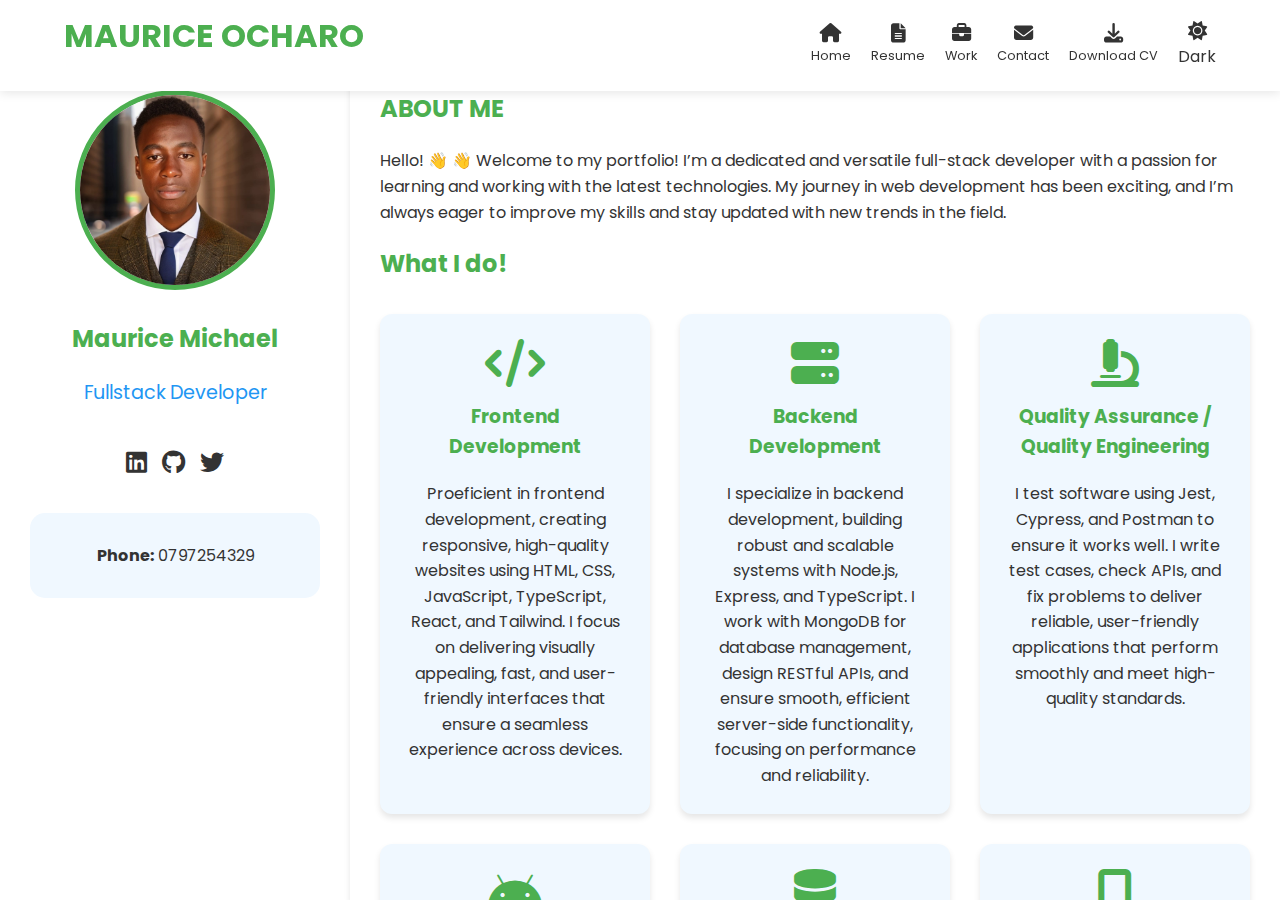
<file: index.html>
<!DOCTYPE html>
<html lang="en">
<head>
    <meta charset="UTF-8">
    <meta name="viewport" content="width=device-width, initial-scale=1.0">
    <title>Maurice Ocharo - Portfolio</title>
    <link rel="stylesheet" href="home.css">
    <link rel="stylesheet" href="https://cdnjs.cloudflare.com/ajax/libs/font-awesome/6.4.0/css/all.min.css">
    <link href="https://fonts.googleapis.com/css2?family=Poppins:wght@300;400;600;700&display=swap" rel="stylesheet">
</head>
<body>
    <header class="intro">
        <h1>MAURICE OCHARO</h1>
        <nav class="icons">
            <a href="./index.html" class="nav-item">
                <i class="fas fa-home"></i>
                <span>Home</span>
            </a>
            <a href="./resume.html" class="nav-item">
                <i class="fas fa-file-alt"></i>
                <span>Resume</span>
            </a>
            <a href="./work.html" class="nav-item">
                <i class="fas fa-briefcase"></i>
                <span>Work</span>
            </a>
            <a href="./contact.html" class="nav-item">
                <i class="fas fa-envelope"></i>
                <span>Contact</span>
            </a>
            <a href="documents/MAURICE MICHAEL OCHARO RESUME.pdf" download="Resume.pdf" class="nav-item">
                <i class="fas fa-download"></i>
                <span>Download CV</span>
            </a>
            <button id="darkModeToggle" class="nav-item">
                <i class="fas fa-sun"></i>
                <span>Dark</span>
            </button>
        </nav>
    </header>

    <main class="main-container">
        <aside class="container-one">
            <img src="./images/profile.jpg" alt="Maurice Michael">
            <h2>Maurice Michael</h2>
            <p class="job-title">Fullstack Developer</p>
            <div class="container-one-socials">
                <a href="https://www.linkedin.com/in/micheal-ocharo-188128241/"><i class="fab fa-linkedin"></i></a>
                <a href="https://github.com/ocharoh1"><i class="fab fa-github"></i></a>
                <a href="https://x.com/MichealOcharo"><i class="fab fa-twitter"></i></a>
            </div>
            <div class="details">
                <p><strong>Phone:</strong> 0797254329</p>
                

            </div>
        </aside>

        <section class="container-two">
            <div class="about-me">
                <h2>ABOUT ME</h2>
                <p>Hello! 👋 👋 Welcome to my portfolio! I’m a dedicated and versatile full-stack developer with a passion for learning and working with the latest technologies. My journey in web development has been exciting, and I’m always eager to improve my skills and stay updated with new trends in the field.</p>
            </div>

            <h2>What I do!</h2>

            <div class="what-i-do">
                <div class="skill-card">
                    <i class="fas fa-code"></i>
                    <h3>Frontend Development</h3>
                    <p>Proeficient in frontend development, creating responsive, high-quality websites using HTML, CSS, JavaScript, TypeScript, React, and Tailwind. I focus on delivering visually appealing, fast, and user-friendly interfaces that ensure a seamless experience across devices.</p>
                </div>

                <div class="skill-card">
                    <i class="fas fa-server"></i>
                    <h3>Backend Development</h3>
                    <p>I specialize in backend development, building robust and scalable systems with Node.js, Express, and TypeScript. I work with MongoDB for database management, design RESTful APIs, and ensure smooth, efficient server-side functionality, focusing on performance and reliability.</p>
                </div>

                <div class="skill-card">
                    <i class="fas fa-microscope"></i>
                    <h3>Quality Assurance / Quality Engineering</h3>
                    <p>I test software using Jest, Cypress, and Postman to ensure it works well. I write test cases, check APIs, and fix problems to deliver reliable, user-friendly applications that perform smoothly and meet high-quality standards.</p>
                </div>
              
                <div class="skill-card">
                    <i class="fa-brands fa-android"></i>
                    <h3>Android Development</h3>
                    <p>Proeficient in Android development, building dynamic and user-friendly applications using Java. I'm skilled in designing interfaces with XML and ensuring seamless functionality across devices. My focus is on creating efficient, high-performance apps that deliver excellent user experiences.</p>
                </div>


                <div class="skill-card">
                    <i class="fas fa-database"></i>
                    <h3>Database Management</h3>
                    <p>Proficient in both SQL and NoSQL databases, I design and optimize database structures to ensure efficient data storage and retrieval. I work with MySQL, PostgreSQL, MongoDB, and more to suit various project needs.</p>
                </div>

                <div class="skill-card">
                    <i class="fas fa-mobile-alt"></i>
                    <h3>Machine Learning</h3>
                    <p>I have strong knowledge in machine learning, working with tools like TensorFlow, scikit-learn, and TensorFlow Lite. I build and deploy models for predictive analytics, data processing, and classification tasks, focusing on creating efficient, scalable solutions for real-world problems.</p>
                </div>
            </div>

            
        </section>
    </main>
    <script src="./script.js"></script>
</body>
</html>
</file>
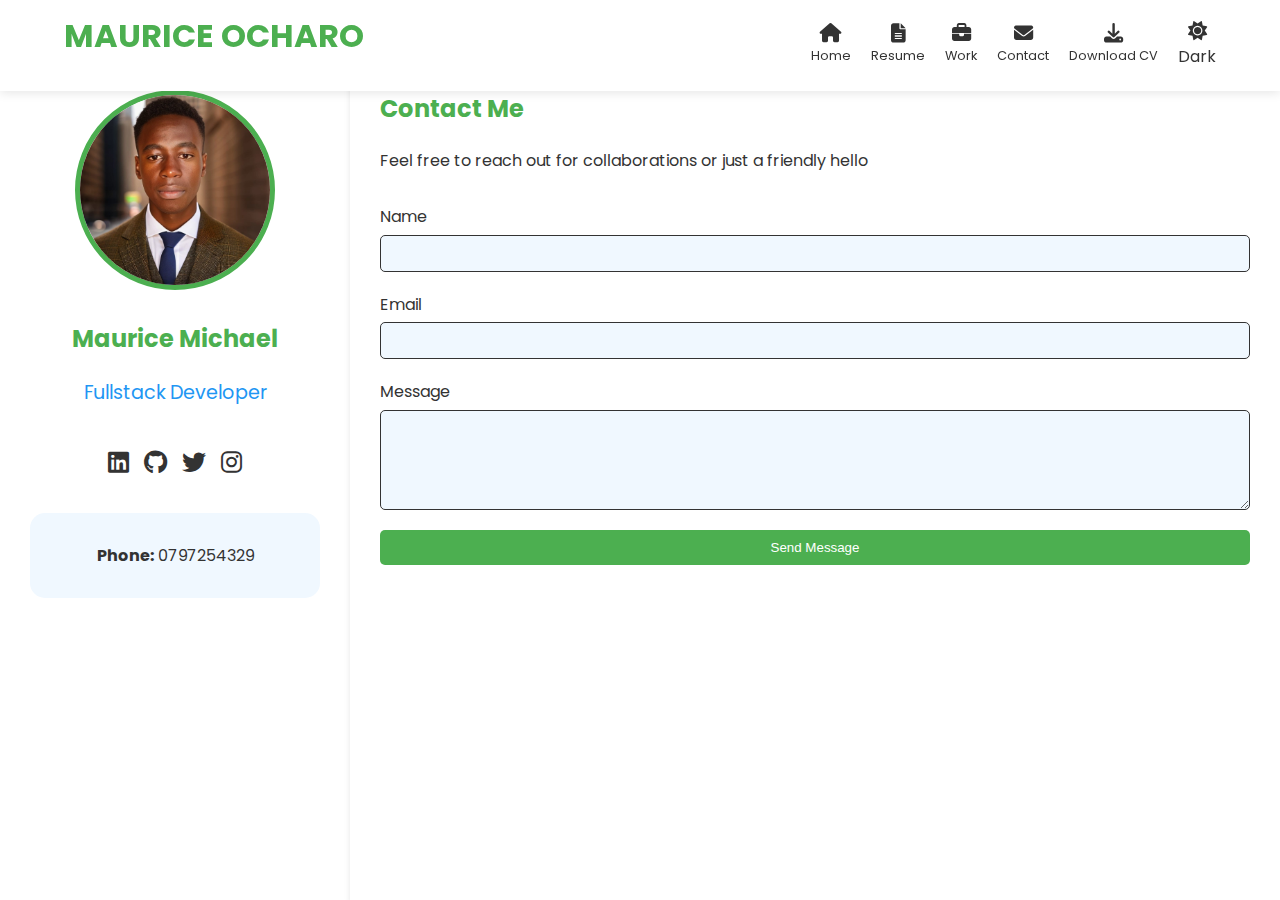
<file: contact.html>
<!DOCTYPE html>
<html lang="en">
<head>
    <meta charset="UTF-8">
    <meta name="viewport" content="width=device-width, initial-scale=1.0">
    <title>Contact - Maurice Ocharo</title>
    <link rel="stylesheet" href="contact.css">
    <link rel="stylesheet" href="https://cdnjs.cloudflare.com/ajax/libs/font-awesome/6.4.0/css/all.min.css">
    <link href="https://fonts.googleapis.com/css2?family=Poppins:wght@300;400;600;700&display=swap" rel="stylesheet">
</head>
<body>
    <header class="intro">
        <h1>MAURICE OCHARO</h1>
        <nav class="icons">
            <a href="./index.html" class="nav-item">
                <i class="fas fa-home"></i>
                <span>Home</span>
            </a>
            <a href="./resume.html" class="nav-item">
                <i class="fas fa-file-alt"></i>
                <span>Resume</span>
            </a>
            <a href="./work.html" class="nav-item">
                <i class="fas fa-briefcase"></i>
                <span>Work</span>
            </a>
            <a href="./contact.html" class="nav-item">
                <i class="fas fa-envelope"></i>
                <span>Contact</span>
            </a>
            <a href="path/to/your/document.pdf" download="Resume.pdf" class="nav-item">
                <i class="fas fa-download"></i>
                <span>Download CV</span>
            </a>
            <button id="darkModeToggle" class="nav-item">
                <i class="fas fa-sun"></i>
                <span>Dark</span>
            </button>
        </nav>
    </header>

    <main class="main-container">
        <aside class="container-one">
            <img src="./images/profile.jpg" alt="Maurice Michael">
            <h2>Maurice Michael</h2>
            <p class="job-title">Fullstack Developer</p>
            <div class="container-one-socials">
                <a href="#"><i class="fab fa-linkedin"></i></a>
                <a href="#"><i class="fab fa-github"></i></a>
                <a href="#"><i class="fab fa-twitter"></i></a>
                <a href="#"><i class="fab fa-instagram"></i></a>
            </div>
            <div class="details">
                <p><strong>Phone:</strong> 0797254329</p>
            </div>
        </aside>

        <section class="container-two">
            <h2>Contact Me</h2>
            <p>Feel free to reach out for collaborations or just a friendly hello</p>
            <form id="contact-form">
                <div class="form-group">
                    <label for="name">Name</label>
                    <input type="text" id="name" name="name" required>
                </div>
                <div class="form-group">
                    <label for="email">Email</label>
                    <input type="email" id="email" name="email" required>
                </div>
                <div class="form-group">
                    <label for="message">Message</label>
                    <textarea id="message" name="message" required></textarea>
                </div>
                <button type="submit">Send Message</button>
            </form>
            <div id="status-message"></div>
        </section>
    </main>

    <script src="contact.js"></script>
</body>
</html>
</file>
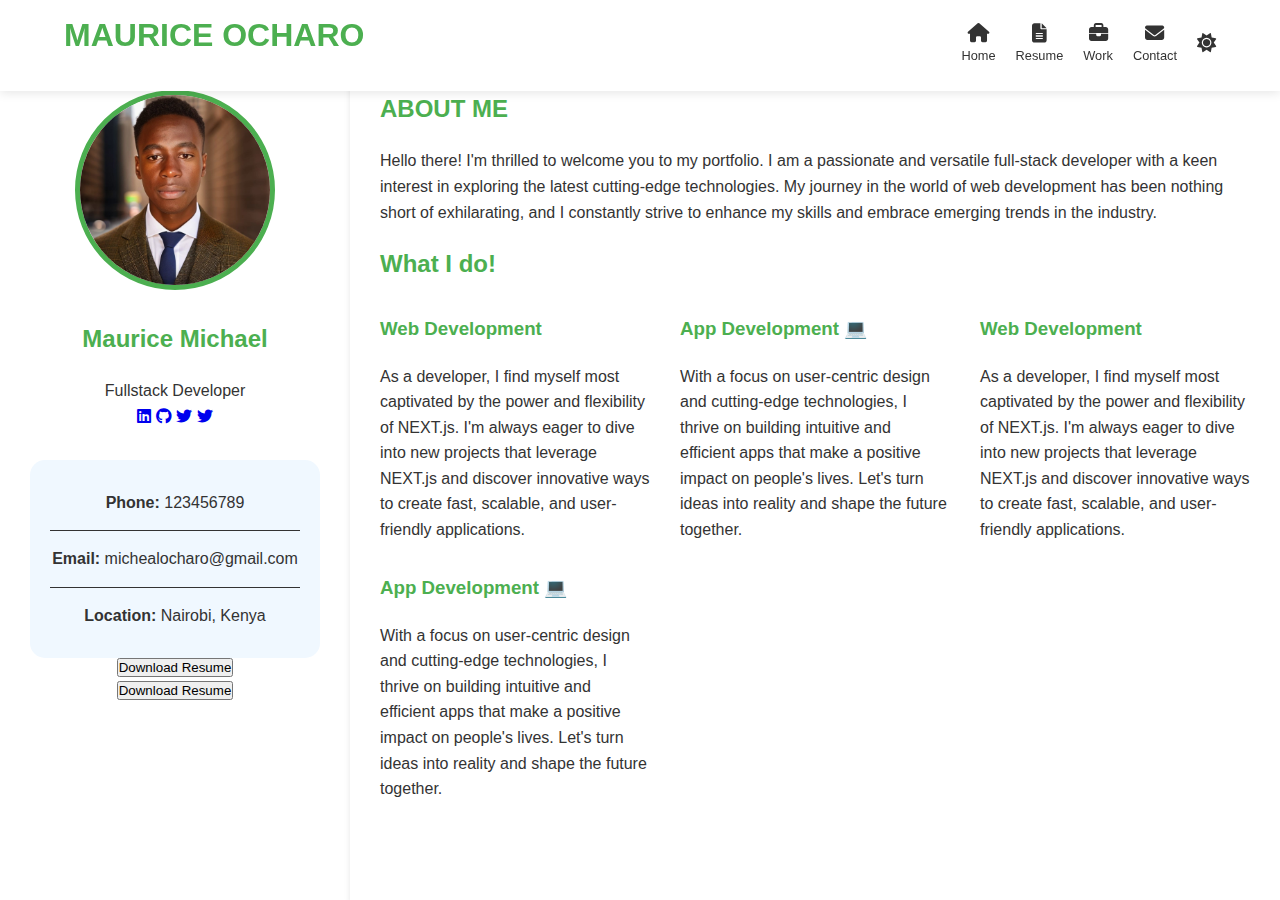
<file: home.html>
<!DOCTYPE html>
<html lang="en">
<head>
    <meta charset="UTF-8">
    <meta name="viewport" content="width=device-width, initial-scale=1.0">
    <title>Maurice Ocharo - Portfolio</title>
    <link rel="stylesheet" href="home.css">
    <link rel="stylesheet" href="https://cdnjs.cloudflare.com/ajax/libs/font-awesome/6.4.0/css/all.min.css">
    <link href="https://fonts.googleapis.com/css2?family=Roboto:wght@300;400;700&display=swap" rel="stylesheet">
</head>
<body>
    <header class="intro">
        <h1>MAURICE OCHARO</h1>
        <nav class="icons">
            <a href="./home.html" class="nav-item">
                <i class="fas fa-home"></i>
                <span>Home</span>
            </a>
            <a href="./resume.html" class="nav-item">
                <i class="fas fa-file-alt"></i>
                <span>Resume</span>
            </a>
            <a href="./work.html" class="nav-item">
                <i class="fas fa-briefcase"></i>
                <span>Work</span>
            </a>
            <a href="./contact.html" class="nav-item">
                <i class="fas fa-envelope"></i>
                <span>Contact</span>
            </a>
            <button id="darkModeToggle" class="nav-item">
                <i class="fas fa-sun"></i>
                <span></span>
            </button>
        </nav>
    </header>

    <main class="main-container">

        <aside class="container-one">
            <img src="./images/profile.jpg" alt="Maurice Michael">
            <h2>Maurice Michael</h2>
            <p>Fullstack Developer</p>
            <div class="container0ne-socials">
                <a href="#"><i class="fab fa-linkedin"></i></a>
                <a href="#"><i class="fab fa-github"></i></a>
                <a href="#"><i class="fab fa-twitter"></i></a>
                <a href="#"><i class="fab fa-twitter"></i></a>

            </div>
            <div class="details">
                <p><strong>Phone:</strong> 123456789</p>
                <hr>
                <p><strong>Email:</strong> michealocharo@gmail.com</p>
                <hr>
                <p><strong>Location:</strong> Nairobi, Kenya</p>
            </div>
            <button>Download Resume</button>

            <a href="path/to/your/document.pdf" download="Resume.pdf">
                <button>Download Resume</button>
              </a>
              
        </aside>

        <section class="container-two">
            <div class="about-me">
                <h2>ABOUT ME</h2>
                <p>Hello there! I'm thrilled to welcome you to my portfolio. I am a passionate and versatile full-stack developer with a keen interest in exploring the latest cutting-edge technologies. My journey in the world of web development has been nothing short of exhilarating, and I constantly strive to enhance my skills and embrace emerging trends in the industry.</p>
            </div>

            <h2>What I do!</h2>

            <div class="what-i-do">
                <div class="web-development">
                    <h3>Web Development</h3>
                    <p>As a developer, I find myself most captivated by the power and flexibility of NEXT.js. I'm always eager to dive into new projects that leverage NEXT.js and discover innovative ways to create fast, scalable, and user-friendly applications.</p>
                </div>

                <div class="app-development">
                    <h3>App Development 💻</h3>
                    <p>With a focus on user-centric design and cutting-edge technologies, I thrive on building intuitive and efficient apps that make a positive impact on people's lives. Let's turn ideas into reality and shape the future together.</p>
                </div>

                <!-- sec two of what i do -->
                <div class="web-development">
                    <h3>Web Development</h3>
                    <p>As a developer, I find myself most captivated by the power and flexibility of NEXT.js. I'm always eager to dive into new projects that leverage NEXT.js and discover innovative ways to create fast, scalable, and user-friendly applications.</p>
                </div>

                <div class="app-development">
                    <h3>App Development 💻</h3>
                    <p>With a focus on user-centric design and cutting-edge technologies, I thrive on building intuitive and efficient apps that make a positive impact on people's lives. Let's turn ideas into reality and shape the future together.</p>
                </div>
            </div>
        </section>
    </main>
    <script src="./script.js" ></script>
</body>
</html>
</file>
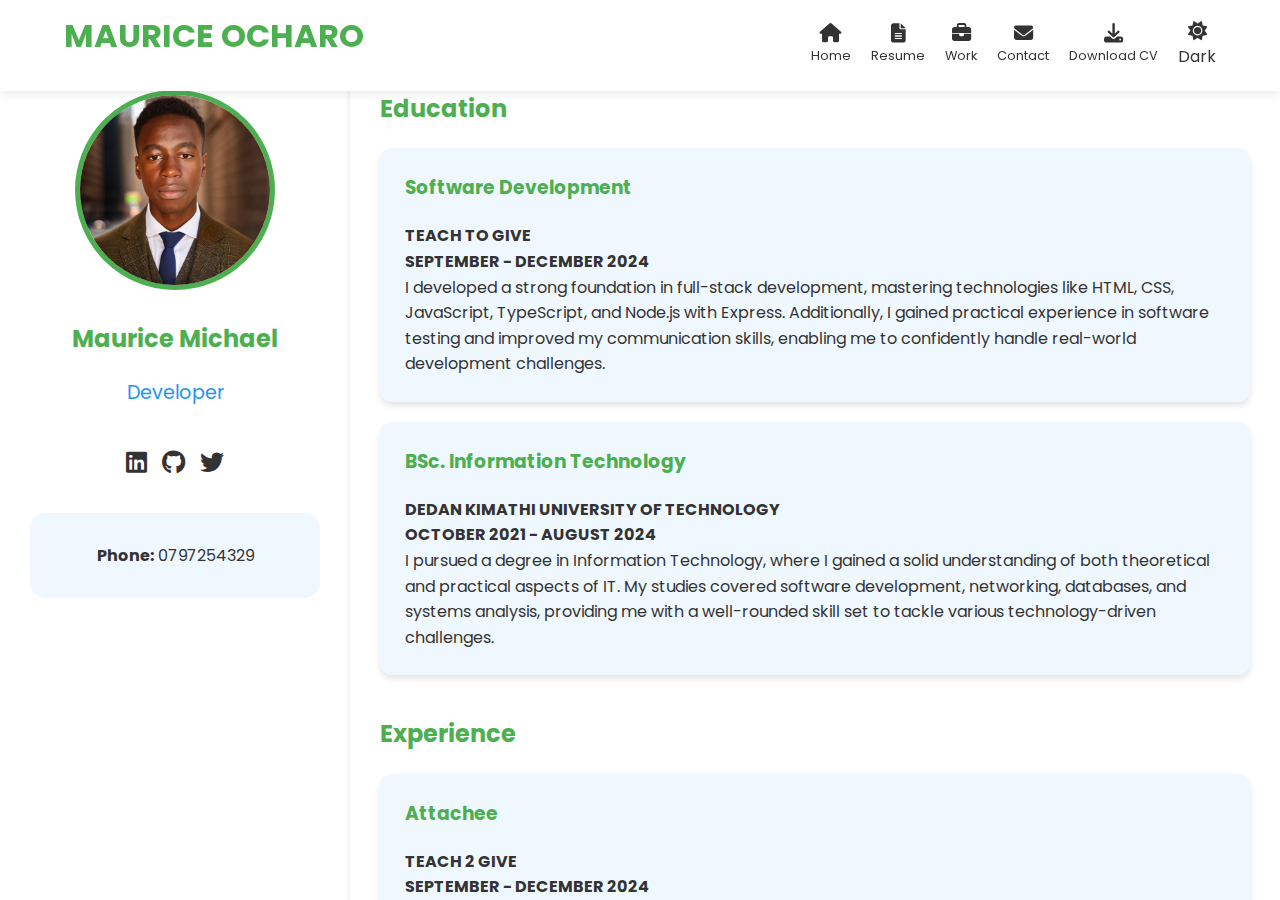
<file: resume.html>
<!DOCTYPE html>
<html lang="en">
<head>
    <meta charset="UTF-8">
    <meta name="viewport" content="width=device-width, initial-scale=1.0">
    <title>Maurice Ocharo - Resume</title>
    <link rel="stylesheet" href="resume.css">
    <link rel="stylesheet" href="https://cdnjs.cloudflare.com/ajax/libs/font-awesome/6.4.0/css/all.min.css">
    <link href="https://fonts.googleapis.com/css2?family=Poppins:wght@300;400;600;700&display=swap" rel="stylesheet">
</head>
<body>
    <header class="intro">
        <h1>MAURICE OCHARO</h1>
        <nav class="icons">
            <a href="./index.html" class="nav-item">
                <i class="fas fa-home"></i>
                <span>Home</span>
            </a>
            <a href="./resume.html" class="nav-item">
                <i class="fas fa-file-alt"></i>
                <span>Resume</span>
            </a>
            <a href="./work.html" class="nav-item">
                <i class="fas fa-briefcase"></i>
                <span>Work</span>
            </a>
            <a href="./contact.html" class="nav-item">
                <i class="fas fa-envelope"></i>
                <span>Contact</span>
            </a>
            <a href="path/to/your/document.pdf" download="Resume.pdf" class="nav-item">
                <i class="fas fa-download"></i>
                <span>Download CV</span>
            </a>
            <button id="darkModeToggle" class="nav-item">
                <i class="fas fa-sun"></i>
                <span>Dark</span>
            </button>
        </nav>
    </header>

    <main class="main-container">
        <aside class="container-one">
            <img src="./images/profile.jpg" alt="Maurice Michael">
            <h2>Maurice Michael</h2>
            <p class="job-title">Developer</p>
            <div class="container-one-socials">
                <a href="https://www.linkedin.com/in/micheal-ocharo-188128241/"><i class="fab fa-linkedin"></i></a>
                <a href="https://github.com/ocharoh1"><i class="fab fa-github"></i></a>
                <a href="https://x.com/MichealOcharo"><i class="fab fa-twitter"></i></a>
            </div>
            <div class="details">
                <p><strong>Phone:</strong> 0797254329</p>
               
            </div>
        </aside>

        <section class="container-two">
            <div class="resume-section">
                <h2>Education</h2>
                <div class="resume-card">
                    <h3>Software Development</h3>
                    <p><strong>TEACH TO GIVE</strong></p>
                    <p><strong>SEPTEMBER - DECEMBER 2024</strong></p>
                    <p> I developed a strong foundation in full-stack development, mastering technologies like HTML, CSS, JavaScript, TypeScript, and Node.js with Express. Additionally, I gained practical experience in software testing and improved my communication skills, enabling me to confidently handle real-world development challenges.</p>
                </div>
                <div class="resume-card">
                    <h3>BSc. Information Technology</h3>
                    <p><strong>DEDAN KIMATHI UNIVERSITY OF TECHNOLOGY</strong></p>
                    <p><strong>OCTOBER 2021 - AUGUST 2024</strong></p>
                    <p> I pursued a degree in Information Technology, where I gained a solid understanding of both theoretical and practical aspects of IT. My studies covered software development, networking, databases, and systems analysis, providing me with a well-rounded skill set to tackle various technology-driven challenges.</p>
                </div>
            </div>

            <div class="resume-section">
                <h2>Experience</h2>
                <div class="resume-card">
                    <h3>Attachee</h3>
                    <p><strong>TEACH 2 GIVE</strong></p>
                    <p><strong>SEPTEMBER - DECEMBER 2024</strong></p>
                    <p>I gained experience in full-stack development using HTML, CSS, JavaScript, TypeScript, and Node.js with Express. I built dynamic websites, including an investment app and a task management system, while enhancing my software testing and communication skills.</p>
                </div>
                <div class="resume-card">
                    <h3>Internal Attachment</h3>
                    <p><strong>DEDAN KIMATHI UNIVERSITY OF TECHNOLOGY</strong></p>
                    <p><strong>FEBRUARY - APRIL 2023</strong></p>
                    <p>I gained experience in full-stack development using HTML, CSS and JavaScript. I built dynamic websites, including an bus booking system, while enhancing my software testing skills.</p>
                </div>
            </div>

            <div class="resume-section">
                <h2>Skills</h2>
                <div class="skills-container">
                    <div class="skill-card">
                        <i class="fas fa-code"></i>
                        <h3>Web Development</h3>
                        <p>HTML5, CSS3, JavaScript, React, Tailwind</p>
                    </div>
                    <div class="skill-card">
                        <i class="fas fa-mobile-alt"></i>
                        <h3>App Development</h3>
                        <p>XML, Java</p>
                    </div>
                    <div class="skill-card">
                        <i class="fas fa-server"></i>
                        <h3>Backend Development</h3>
                        <p>Node.js, Express, SQL, PostgreSQL, Xata</p>
                    </div>
                    <div class="skill-card">
                        <i class="fas fa-paint-brush"></i>
                        <h3>UI/UX Design</h3>
                        <p>Figma, Canva</p>
                    </div>
                </div>
            </div>
        </section>
    </main>
    <script src="./script.js"></script>
</body>
</html>
</file>
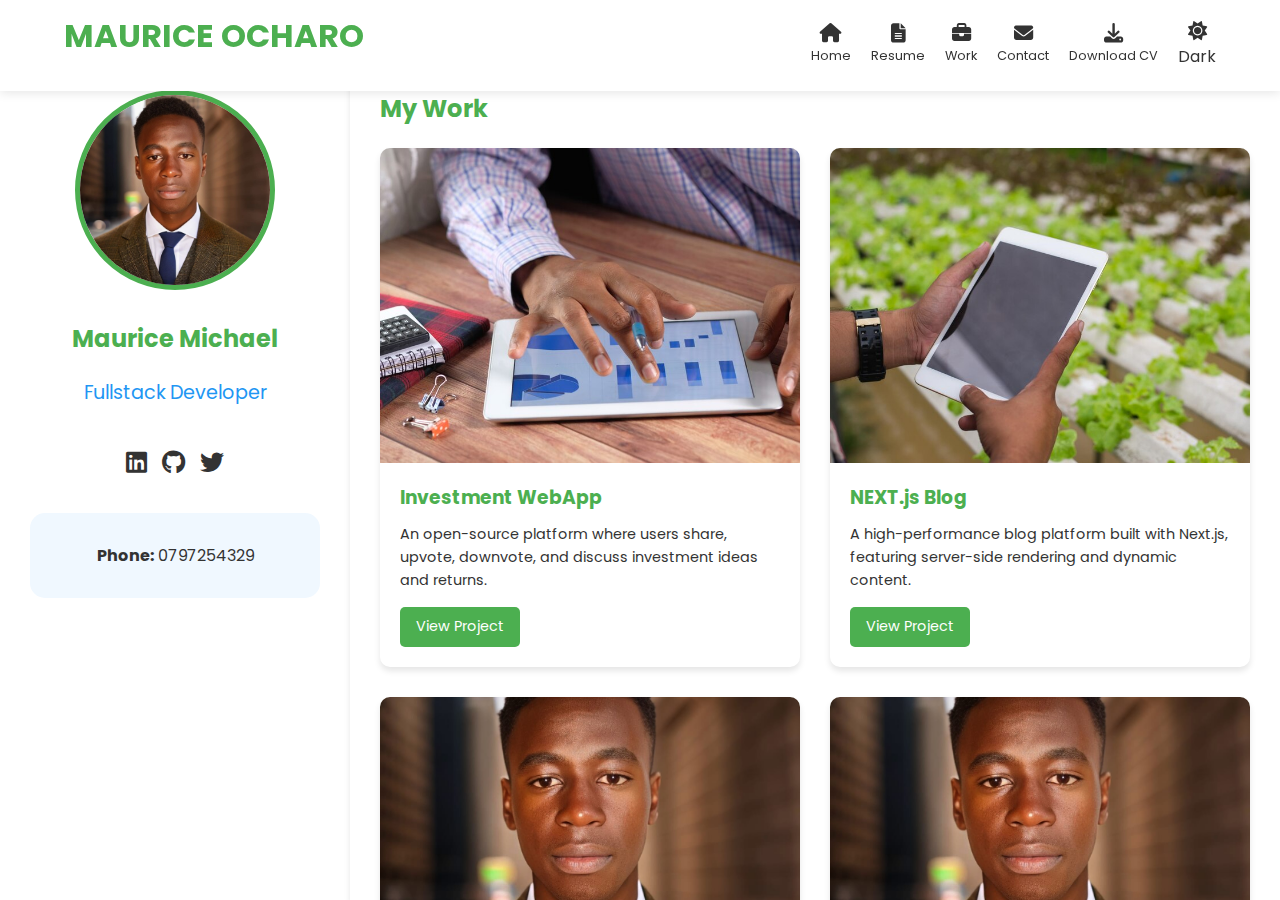
<file: work.html>
<!DOCTYPE html>
<html lang="en">
<head>
    <meta charset="UTF-8">
    <meta name="viewport" content="width=device-width, initial-scale=1.0">
    <title>Maurice Ocharo - Work</title>
    <link rel="stylesheet" href="work.css">
    <link rel="stylesheet" href="https://cdnjs.cloudflare.com/ajax/libs/font-awesome/6.4.0/css/all.min.css">
    <link href="https://fonts.googleapis.com/css2?family=Poppins:wght@300;400;600;700&display=swap" rel="stylesheet">
</head>
<body>
    <header class="intro">
        <h1>MAURICE OCHARO</h1>
        <nav class="icons">
            <a href="./index.html" class="nav-item">
                <i class="fas fa-home"></i>
                <span>Home</span>
            </a>
            <a href="./resume.html" class="nav-item">
                <i class="fas fa-file-alt"></i>
                <span>Resume</span>
            </a>
            <a href="./work.html" class="nav-item">
                <i class="fas fa-briefcase"></i>
                <span>Work</span>
            </a>
            <a href="./contact.html" class="nav-item">
                <i class="fas fa-envelope"></i>
                <span>Contact</span>
            </a>
            <a href="path/to/your/document.pdf" download="Resume.pdf" class="nav-item">
                <i class="fas fa-download"></i>
                <span>Download CV</span>
            </a>
            <button id="darkModeToggle" class="nav-item">
                <i class="fas fa-sun"></i>
                <span>Dark</span>
            </button>
        </nav>
    </header>

    <main class="main-container">
        <aside class="container-one">
            <img src="./images/profile.jpg" alt="Maurice Michael" class="profile-image">
            <h2>Maurice Michael</h2>
            <p class="job-title">Fullstack Developer</p>
            <div class="container-one-socials">
                <a href="https://www.linkedin.com/in/micheal-ocharo-188128241/"><i class="fab fa-linkedin"></i></a>
                <a href="https://github.com/ocharoh1"><i class="fab fa-github"></i></a>
                <a href="https://x.com/MichealOcharo"><i class="fab fa-twitter"></i></a>
            </div>
            <div class="details">
                <p><strong>Phone:</strong> 0797254329</p>
            </div>
        </aside>

        <section class="container-two">
            <h2>My Work</h2>
            <div class="portfolio-grid">
                <div class="portfolio-item">
                    <div class="portfolio-image-container">
                        <img src="./images/invest.jpg" alt="Smart Bank App" class="portfolio-image">
                    </div>
                    <div class="portfolio-content">
                        <h3>Investment WebApp</h3>
                        <p>An open-source platform where users share, upvote, downvote, and discuss investment ideas and returns.</p>
                        <a href="https://example.com/smart-bank-app" class="project-btn" target="_blank" rel="noopener noreferrer">View Project</a>
                    </div>
                </div>
                
                <div class="portfolio-item">
                    <div class="portfolio-image-container">
                        <img src="./images/farmer.jpg" alt="NEXT.js Blog" class="portfolio-image">
                    </div>
                    <div class="portfolio-content">
                        <h3>NEXT.js Blog</h3>
                        <p>A high-performance blog platform built with Next.js, featuring server-side rendering and dynamic content.</p>
                        <a href="https://example.com/nextjs-blog" class="project-btn" target="_blank" rel="noopener noreferrer">View Project</a>
                    </div>
                </div>
                <div class="portfolio-item">
                    <div class="portfolio-image-container">
                        <img src="./images/profile.jpg" alt="Rental Website" class="portfolio-image">
                    </div>
                    <div class="portfolio-content">
                        <h3>Rental Website</h3>
                        <p>A comprehensive rental property platform with advanced search and filtering capabilities.</p>
                        <a href="https://example.com/rental-website" class="project-btn" target="_blank" rel="noopener noreferrer">View Project</a>
                    </div>
                </div>
                <div class="portfolio-item">
                    <div class="portfolio-image-container">
                        <img src="./images/profile.jpg" alt="Tech Mentor" class="portfolio-image">
                    </div>
                    <div class="portfolio-content">
                        <h3>Tech Mentor</h3>
                        <p>An online platform connecting aspiring developers with experienced mentors in the tech industry.</p>
                        <a href="https://example.com/tech-mentor" class="project-btn" target="_blank" rel="noopener noreferrer">View Project</a>
                    </div>
                </div>
            </div>
        </section>
    </main>
    <script src="./script.js"></script>
</body>
</html>
</file>
<file: home.css>
:root {
  --bg-light: #f0f8ff;
  --bg-dark: #1a1c2a;
  --text-light: #333333;
  --text-dark: #ecf0f1;
  --primary-light: #4CAF50;
  --primary-dark: #45a049;
  --secondary-light: #2196F3;
  --secondary-dark: #1976D2;
  --accent-light: #FF9800;
  --accent-dark: #F57C00;
  --container-light: #ffffff;
  --container-dark: #2c3e50;
}

* {
  margin: 0;
  padding: 0;
  box-sizing: border-box;
}

body {
  font-family: 'Poppins', sans-serif;
  background-color: var(--bg-light);
  color: var(--text-light);
  transition: background-color 0.3s, color 0.3s;
  line-height: 1.6;
  overflow-x: hidden;
}

body.dark-mode {
  background-color: var(--bg-dark);
  color: var(--text-dark);
}

.intro {
  display: flex;
  justify-content: space-between;
  align-items: center;
  padding: 10px 5%;
  background-color: var(--container-light);
  box-shadow: 0 2px 10px rgba(0, 0, 0, 0.1);
  position: fixed;
  top: 0;
  left: 0;
  right: 0;
  z-index: 1000;
}

.dark-mode .intro {
  background-color: var(--container-dark);
  box-shadow: 0 2px 10px rgba(0, 0, 0, 0.3);
}

.main-container {
  display: flex;
  height: calc(100vh - 60px);
  margin-top: 60px;
  overflow: hidden;
}

.container-one, .container-two {
  background-color: var(--container-light);
  padding: 30px;
  box-shadow: 0 4px 6px rgba(0, 0, 0, 0.1);
}

.dark-mode .container-one,
.dark-mode .container-two {
  background-color: var(--container-dark);
  box-shadow: 0 4px 6px rgba(0, 0, 0, 0.3);
}

.container-one {
  flex: 0 0 350px;
  display: flex;
  flex-direction: column;
  align-items: center;
  overflow-y: auto;
}

.container-two {
  flex: 1;
  overflow-y: auto;
  padding: 30px;
}

.what-i-do {
  display: grid;
  grid-template-columns: repeat(auto-fit, minmax(250px, 1fr));
  gap: 30px;
  margin-top: 30px;
}

.skill-card {
  background-color: var(--bg-light);
  border-radius: 12px;
  padding: 25px;
  transition: all 0.3s ease;
  text-align: center;
  box-shadow: 0 4px 6px rgba(0, 0, 0, 0.1);
}

.dark-mode .skill-card {
  background-color: var(--bg-dark);
  box-shadow: 0 4px 6px rgba(0, 0, 0, 0.3);
}

.skill-card:hover {
  transform: translateY(-5px);
  box-shadow: 0 10px 20px rgba(0, 0, 0, 0.1);
}

.dark-mode .skill-card:hover {
  box-shadow: 0 10px 20px rgba(255, 255, 255, 0.1);
}

.skill-card i {
  font-size: 3rem;
  color: var(--primary-light);
  margin-bottom: 15px;
}

.dark-mode .skill-card i {
  color: var(--primary-dark);
}

.icons {
  display: flex;
  justify-content: flex-end;
  gap: 20px;
  align-items: center;
}

.nav-item {
  display: flex;
  flex-direction: column;
  align-items: center;
  text-decoration: none;
  color: var(--text-light);
  transition: color 0.3s;
  font-size: 0.8rem;
}

.dark-mode .nav-item {
  color: var(--text-dark);
}

.nav-item:hover {
  color: var(--primary-light);
}

.dark-mode .nav-item:hover {
  color: var(--primary-dark);
}

.nav-item i {
  font-size: 1.2rem;
  margin-bottom: 3px;
}

#darkModeToggle {
  background: none;
  border: none;
  cursor: pointer;
  padding: 0;
  color: inherit;
  font: inherit;
}

#darkModeToggle:hover {
  color: var(--primary-light);
}

.dark-mode #darkModeToggle:hover {
  color: var(--primary-dark);
}

img {
  width: 200px;
  height: 200px;
  border-radius: 50%;
  object-fit: cover;
  margin: 0 auto 30px;
  display: block;
  border: 5px solid var(--primary-light);
}

.dark-mode img {
  border-color: var(--primary-dark);
}

.container-one-socials {
  display: flex;
  justify-content: center;
  margin-top: 20px;
  gap: 15px;
}

.container-one-socials a {
  color: var(--text-light);
  font-size: 1.5rem;
  transition: color 0.3s;
}

.dark-mode .container-one-socials a {
  color: var(--text-dark);
}

.container-one-socials a:hover {
  color: var(--primary-light);
}

.dark-mode .container-one-socials a:hover {
  color: var(--primary-dark);
}

.details {
  border-radius: 15px;
  margin-top: 30px;
  padding: 20px;
  background-color: var(--bg-light);
  text-align: center;
  width: 100%;
}

.dark-mode .details {
  background-color: var(--bg-dark);
}

.details p {
  margin: 10px 0;
}

.details hr {
  border: none;
  border-top: 1px solid var(--text-light);
  margin: 15px 0;
}

.dark-mode .details hr {
  border-top-color: var(--text-dark);
}

h1, h2, h3 {
  margin-bottom: 20px;
  color: var(--primary-light);
}

.dark-mode h1, .dark-mode h2, .dark-mode h3 {
  color: var(--primary-dark);
}

.about-me p {
  margin-bottom: 20px;
}

.job-title {
  font-size: 1.2rem;
  color: var(--secondary-light);
  margin-bottom: 15px;
}

.dark-mode .job-title {
  color: var(--secondary-dark);
}

/* Media Queries - Improved Responsiveness */
@media (max-width: 1200px) {
  .main-container {
    flex-direction: column;
    height: auto;
    overflow: auto;
  }

  .container-one, .container-two {
    width: 100%;
    max-width: 100%;
    overflow: visible;
  }

  .container-one {
    padding-bottom: 30px;
    flex: 0 0 auto;
  }

  .container-two {
    padding-top: 30px;
  }

  body {
    overflow-x: hidden;
  }

  .what-i-do {
    grid-template-columns: repeat(auto-fit, minmax(250px, 1fr));
  }
}

@media (max-width: 768px) {
  .intro {
    flex-direction: column;
    text-align: center;
    gap: 20px;
    position: static;
    padding: 10px;
  }

  .icons {
    justify-content: center;
    flex-wrap: wrap;
    gap: 15px;
  }

  .main-container {
    margin-top: 0;
    padding: 0 10px;
  }

  .what-i-do {
    grid-template-columns: repeat(auto-fit, minmax(200px, 1fr));
    gap: 15px;
  }

  img {
    width: 150px;
    height: 150px;
  }
}

@media (max-width: 480px) {
  .intro {
    padding: 10px 5px;
  }

  .nav-item {
    font-size: 0.7rem;
  }

  .main-container {
    margin-top: 0;
  }

  .what-i-do {
    grid-template-columns: 1fr 1fr;
    gap: 10px;
  }

  .skill-card {
    padding: 15px;
  }
}
</file>
<file: contact.css>
:root {
  --bg-light: #f0f8ff;
  --bg-dark: #1a1c2a;
  --text-light: #333333;
  --text-dark: #ecf0f1;
  --primary-light: #4CAF50;
  --primary-dark: #45a049;
  --secondary-light: #2196F3;
  --secondary-dark: #1976D2;
  --accent-light: #FF9800;
  --accent-dark: #F57C00;
  --container-light: #ffffff;
  --container-dark: #2c3e50;
}

* {
  margin: 0;
  padding: 0;
  box-sizing: border-box;
}

body {
  font-family: 'Poppins', sans-serif;
  background-color: var(--bg-light);
  color: var(--text-light);
  transition: background-color 0.3s, color 0.3s;
  line-height: 1.6;
  overflow-x: hidden;
}

body.dark-mode {
  background-color: var(--bg-dark);
  color: var(--text-dark);
}

.intro {
  display: flex;
  justify-content: space-between;
  align-items: center;
  padding: 10px 5%;
  background-color: var(--container-light);
  box-shadow: 0 2px 10px rgba(0, 0, 0, 0.1);
  position: fixed;
  top: 0;
  left: 0;
  right: 0;
  z-index: 1000;
}

.dark-mode .intro {
  background-color: var(--container-dark);
  box-shadow: 0 2px 10px rgba(0, 0, 0, 0.3);
}

.main-container {
  display: flex;
  height: calc(100vh - 60px);
  margin-top: 60px;
  overflow: hidden;
}

.container-one, .container-two {
  background-color: var(--container-light);
  padding: 30px;
  box-shadow: 0 4px 6px rgba(0, 0, 0, 0.1);
}

.dark-mode .container-one,
.dark-mode .container-two {
  background-color: var(--container-dark);
  box-shadow: 0 4px 6px rgba(0, 0, 0, 0.3);
}

.container-one {
  flex: 0 0 350px;
  display: flex;
  flex-direction: column;
  align-items: center;
  overflow-y: auto;
}

.container-two {
  flex: 1;
  overflow-y: auto;
  padding: 30px;
}

.icons {
  display: flex;
  justify-content: flex-end;
  gap: 20px;
  align-items: center;
}

.nav-item {
  display: flex;
  flex-direction: column;
  align-items: center;
  text-decoration: none;
  color: var(--text-light);
  transition: color 0.3s;
  font-size: 0.8rem;
}

.dark-mode .nav-item {
  color: var(--text-dark);
}

.nav-item:hover {
  color: var(--primary-light);
}

.dark-mode .nav-item:hover {
  color: var(--primary-dark);
}

.nav-item i {
  font-size: 1.2rem;
  margin-bottom: 3px;
}

#darkModeToggle {
  background: none;
  border: none;
  cursor: pointer;
  padding: 0;
  color: inherit;
  font: inherit;
}

#darkModeToggle:hover {
  color: var(--primary-light);
}

.dark-mode #darkModeToggle:hover {
  color: var(--primary-dark);
}

img {
  width: 200px;
  height: 200px;
  border-radius: 50%;
  object-fit: cover;
  margin: 0 auto 30px;
  display: block;
  border: 5px solid var(--primary-light);
}

.dark-mode img {
  border-color: var(--primary-dark);
}

.container-one-socials {
  display: flex;
  justify-content: center;
  margin-top: 20px;
  gap: 15px;
}

.container-one-socials a {
  color: var(--text-light);
  font-size: 1.5rem;
  transition: color 0.3s;
}

.dark-mode .container-one-socials a {
  color: var(--text-dark);
}

.container-one-socials a:hover {
  color: var(--primary-light);
}

.dark-mode .container-one-socials a:hover {
  color: var(--primary-dark);
}

.details {
  border-radius: 15px;
  margin-top: 30px;
  padding: 20px;
  background-color: var(--bg-light);
  text-align: center;
  width: 100%;
}

.dark-mode .details {
  background-color: var(--bg-dark);
}

.details p {
  margin: 10px 0;
}

h1, h2, h3 {
  margin-bottom: 20px;
  color: var(--primary-light);
}

.dark-mode h1, .dark-mode h2, .dark-mode h3 {
  color: var(--primary-dark);
}

.job-title {
  font-size: 1.2rem;
  color: var(--secondary-light);
  margin-bottom: 15px;
}

.dark-mode .job-title {
  color: var(--secondary-dark);
}

#contact-form {
  display: grid;
  gap: 20px;
  margin-top: 30px;
}

.form-group {
  display: flex;
  flex-direction: column;
}

label {
  margin-bottom: 5px;
  color: var(--text-light);
}

.dark-mode label {
  color: var(--text-dark);
}

input, textarea {
  padding: 10px;
  border: 1px solid var(--text-light);
  border-radius: 5px;
  background-color: var(--bg-light);
  color: var(--text-light);
}

.dark-mode input, .dark-mode textarea {
  border-color: var(--text-dark);
  background-color: var(--bg-dark);
  color: var(--text-dark);
}

textarea {
  resize: vertical;
  min-height: 100px;
}

button[type="submit"] {
  padding: 10px 20px;
  background-color: var(--primary-light);
  color: white;
  border: none;
  border-radius: 5px;
  cursor: pointer;
  transition: background-color 0.3s;
}

.dark-mode button[type="submit"] {
  background-color: var(--primary-dark);
}

button[type="submit"]:hover {
  background-color: var(--secondary-light);
}

.dark-mode button[type="submit"]:hover {
  background-color: var(--secondary-dark);
}

#status-message {
  margin-top: 20px;
  padding: 10px;
  border-radius: 5px;
  text-align: center;
}

#status-message.success {
  background-color: var(--accent-light);
  color: white;
}

#status-message.error {
  background-color: var(--secondary-light);
  color: white;
}

.dark-mode #status-message.success {
  background-color: var(--accent-dark);
}

.dark-mode #status-message.error {
  background-color: var(--secondary-dark);
}

@media (max-width: 1200px) {
  .main-container {
    flex-direction: column;
    height: auto;
    overflow: auto;
  }

  .container-one, .container-two {
    width: 100%;
    max-width: 100%;
    overflow: visible;
  }

  .container-one {
    padding-bottom: 30px;
    flex: 0 0 auto;
  }

  .container-two {
    padding-top: 30px;
  }

  body {
    overflow-x: hidden;
  }
}

@media (max-width: 768px) {
  .intro {
    flex-direction: column;
    text-align: center;
    gap: 20px;
    position: static;
    padding: 10px;
  }

  .icons {
    justify-content: center;
    flex-wrap: wrap;
    gap: 15px;
  }

  .main-container {
    margin-top: 0;
    padding: 0 10px;
  }

  #contact-form {
    grid-template-columns: 1fr;
  }

  img {
    width: 150px;
    height: 150px;
  }
}

@media (max-width: 480px) {
  .intro {
    padding: 10px 5px;
  }

  .nav-item {
    font-size: 0.7rem;
  }

  input, textarea {
    width: 100%;
  }

  button[type="submit"] {
    width: 100%;
  }
}
</file>
<file: resume.css>
:root {
  --bg-light: #f0f8ff;
  --bg-dark: #1a1c2a;
  --text-light: #333333;
  --text-dark: #ecf0f1;
  --primary-light: #4CAF50;
  --primary-dark: #45a049;
  --secondary-light: #2196F3;
  --secondary-dark: #1976D2;
  --accent-light: #FF9800;
  --accent-dark: #F57C00;
  --container-light: #ffffff;
  --container-dark: #2c3e50;
}

* {
  margin: 0;
  padding: 0;
  box-sizing: border-box;
}

body {
  font-family: 'Poppins', sans-serif;
  background-color: var(--bg-light);
  color: var(--text-light);
  transition: background-color 0.3s, color 0.3s;
  line-height: 1.6;
  overflow-x: hidden;
}

body.dark-mode {
  background-color: var(--bg-dark);
  color: var(--text-dark);
}

.intro {
  display: flex;
  justify-content: space-between;
  align-items: center;
  padding: 10px 5%;
  background-color: var(--container-light);
  box-shadow: 0 2px 10px rgba(0, 0, 0, 0.1);
  position: fixed;
  top: 0;
  left: 0;
  right: 0;
  z-index: 1000;
}

.dark-mode .intro {
  background-color: var(--container-dark);
  box-shadow: 0 2px 10px rgba(0, 0, 0, 0.3);
}

.main-container {
  display: flex;
  height: calc(100vh - 60px);
  margin-top: 60px;
  overflow: hidden;
}

.container-one, .container-two {
  background-color: var(--container-light);
  padding: 30px;
  box-shadow: 0 4px 6px rgba(0, 0, 0, 0.1);
}

.dark-mode .container-one,
.dark-mode .container-two {
  background-color: var(--container-dark);
  box-shadow: 0 4px 6px rgba(0, 0, 0, 0.3);
}

.container-one {
  flex: 0 0 350px;
  display: flex;
  flex-direction: column;
  align-items: center;
  overflow-y: auto;
}

.container-two {
  flex: 1;
  overflow-y: auto;
  padding: 30px;
}

.icons {
  display: flex;
  justify-content: flex-end;
  gap: 20px;
  align-items: center;
}

.nav-item {
  display: flex;
  flex-direction: column;
  align-items: center;
  text-decoration: none;
  color: var(--text-light);
  transition: color 0.3s;
  font-size: 0.8rem;
}

.dark-mode .nav-item {
  color: var(--text-dark);
}

.nav-item:hover {
  color: var(--primary-light);
}

.dark-mode .nav-item:hover {
  color: var(--primary-dark);
}

.nav-item i {
  font-size: 1.2rem;
  margin-bottom: 3px;
}

#darkModeToggle {
  background: none;
  border: none;
  cursor: pointer;
  padding: 0;
  color: inherit;
  font: inherit;
}

#darkModeToggle:hover {
  color: var(--primary-light);
}

.dark-mode #darkModeToggle:hover {
  color: var(--primary-dark);
}

img {
  width: 200px;
  height: 200px;
  border-radius: 50%;
  object-fit: cover;
  margin: 0 auto 30px;
  display: block;
  border: 5px solid var(--primary-light);
}

.dark-mode img {
  border-color: var(--primary-dark);
}

.container-one-socials {
  display: flex;
  justify-content: center;
  margin-top: 20px;
  gap: 15px;
}

.container-one-socials a {
  color: var(--text-light);
  font-size: 1.5rem;
  transition: color 0.3s;
}

.dark-mode .container-one-socials a {
  color: var(--text-dark);
}

.container-one-socials a:hover {
  color: var(--primary-light);
}

.dark-mode .container-one-socials a:hover {
  color: var(--primary-dark);
}

.details {
  border-radius: 15px;
  margin-top: 30px;
  padding: 20px;
  background-color: var(--bg-light);
  text-align: center;
  width: 100%;
}

.dark-mode .details {
  background-color: var(--bg-dark);
}

.details p {
  margin: 10px 0;
}

h1, h2, h3 {
  margin-bottom: 20px;
  color: var(--primary-light);
}

.dark-mode h1, .dark-mode h2, .dark-mode h3 {
  color: var(--primary-dark);
}

.job-title {
  font-size: 1.2rem;
  color: var(--secondary-light);
  margin-bottom: 15px;
}

.dark-mode .job-title {
  color: var(--secondary-dark);
}

.resume-section {
  margin-bottom: 40px;
}

.resume-card {
  background-color: var(--bg-light);
  border-radius: 12px;
  padding: 25px;
  margin-bottom: 20px;
  transition: all 0.3s ease;
  box-shadow: 0 4px 6px rgba(0, 0, 0, 0.1);
}

.dark-mode .resume-card {
  background-color: var(--bg-dark);
  box-shadow: 0 4px 6px rgba(0, 0, 0, 0.3);
}

.resume-card:hover {
  transform: translateY(-5px);
  box-shadow: 0 10px 20px rgba(0, 0, 0, 0.1);
}

.dark-mode .resume-card:hover {
  box-shadow: 0 10px 20px rgba(255, 255, 255, 0.1);
}

.skills-container {
  display: grid;
  grid-template-columns: repeat(auto-fit, minmax(250px, 1fr));
  gap: 30px;
}

.skill-card {
  background-color: var(--bg-light);
  border-radius: 12px;
  padding: 25px;
  transition: all 0.3s ease;
  text-align: center;
  box-shadow: 0 4px 6px rgba(0, 0, 0, 0.1);
}

.dark-mode .skill-card {
  background-color: var(--bg-dark);
  box-shadow: 0 4px 6px rgba(0, 0, 0, 0.3);
}

.skill-card:hover {
  transform: translateY(-5px);
  box-shadow: 0 10px 20px rgba(0, 0, 0, 0.1);
}

.dark-mode .skill-card:hover {
  box-shadow: 0 10px 20px rgba(255, 255, 255, 0.1);
}

.skill-card i {
  font-size: 3rem;
  color: var(--primary-light);
  margin-bottom: 15px;
}

.dark-mode .skill-card i {
  color: var(--primary-dark);
}

@media (max-width: 1200px) {
  .main-container {
    flex-direction: column;
    height: auto;
    overflow: auto;
  }

  .container-one, .container-two {
    width: 100%;
    max-width: 100%;
    overflow: visible;
  }

  .container-one {
    padding-bottom: 30px;
    flex: 0 0 auto;
  }

  .container-two {
    padding-top: 30px;
  }

  body {
    overflow-x: hidden;
  }
}

@media (max-width: 768px) {
  .intro {
    flex-direction: column;
    text-align: center;
    gap: 20px;
    position: static;
    padding: 10px;
  }

  .icons {
    justify-content: center;
    flex-wrap: wrap;
    gap: 15px;
  }

  .main-container {
    margin-top: 0;
    padding: 0 10px;
  }

  .skills-container {
    grid-template-columns: repeat(auto-fit, minmax(200px, 1fr));
    gap: 15px;
  }

  img {
    width: 150px;
    height: 150px;
  }
}

@media (max-width: 480px) {
  .intro {
    padding: 10px 5px;
  }

  .nav-item {
    font-size: 0.7rem;
  }

  .skills-container {
    grid-template-columns: 1fr 1fr;
  }
}
</file>
<file: work.css>
:root {
  --bg-light: #f0f8ff;
  --bg-dark: #1a1c2a;
  --text-light: #333333;
  --text-dark: #ecf0f1;
  --primary-light: #4CAF50;
  --primary-dark: #45a049;
  --secondary-light: #2196F3;
  --secondary-dark: #1976D2;
  --accent-light: #FF9800;
  --accent-dark: #F57C00;
  --container-light: #ffffff;
  --container-dark: #2c3e50;
}

* {
  margin: 0;
  padding: 0;
  box-sizing: border-box;
}

body {
  font-family: 'Poppins', sans-serif;
  background-color: var(--bg-light);
  color: var(--text-light);
  transition: background-color 0.3s, color 0.3s;
  line-height: 1.6;
  overflow-x: hidden;
}

body.dark-mode {
  background-color: var(--bg-dark);
  color: var(--text-dark);
}

.intro {
  display: flex;
  justify-content: space-between;
  align-items: center;
  padding: 10px 5%;
  background-color: var(--container-light);
  box-shadow: 0 2px 10px rgba(0, 0, 0, 0.1);
  position: fixed;
  top: 0;
  left: 0;
  right: 0;
  z-index: 1000;
}

.dark-mode .intro {
  background-color: var(--container-dark);
  box-shadow: 0 2px 10px rgba(0, 0, 0, 0.3);
}

.main-container {
  display: flex;
  height: calc(100vh - 60px);
  margin-top: 60px;
  overflow: hidden;
}

.container-one, .container-two {
  background-color: var(--container-light);
  padding: 30px;
  box-shadow: 0 4px 6px rgba(0, 0, 0, 0.1);
}

.dark-mode .container-one,
.dark-mode .container-two {
  background-color: var(--container-dark);
  box-shadow: 0 4px 6px rgba(0, 0, 0, 0.3);
}

.container-one {
  flex: 0 0 350px;
  display: flex;
  flex-direction: column;
  align-items: center;
  overflow-y: auto;
}

.container-two {
  flex: 1;
  overflow-y: auto;
  padding: 30px;
}

.icons {
  display: flex;
  justify-content: flex-end;
  gap: 20px;
  align-items: center;
}

.nav-item {
  display: flex;
  flex-direction: column;
  align-items: center;
  text-decoration: none;
  color: var(--text-light);
  transition: color 0.3s;
  font-size: 0.8rem;
}

.dark-mode .nav-item {
  color: var(--text-dark);
}

.nav-item:hover {
  color: var(--primary-light);
}

.dark-mode .nav-item:hover {
  color: var(--primary-dark);
}

.nav-item i {
  font-size: 1.2rem;
  margin-bottom: 3px;
}

#darkModeToggle {
  background: none;
  border: none;
  cursor: pointer;
  padding: 0;
  color: inherit;
  font: inherit;
}

#darkModeToggle:hover {
  color: var(--primary-light);
}

.dark-mode #darkModeToggle:hover {
  color: var(--primary-dark);
}

.profile-image {
  width: 200px;
  height: 200px;
  border-radius: 50%;
  object-fit: cover;
  margin: 0 auto 30px;
  display: block;
  border: 5px solid var(--primary-light);
}

.dark-mode .profile-image {
  border-color: var(--primary-dark);
}

.container-one-socials {
  display: flex;
  justify-content: center;
  margin-top: 20px;
  gap: 15px;
}

.container-one-socials a {
  color: var(--text-light);
  font-size: 1.5rem;
  transition: color 0.3s;
}

.dark-mode .container-one-socials a {
  color: var(--text-dark);
}

.container-one-socials a:hover {
  color: var(--primary-light);
}

.dark-mode .container-one-socials a:hover {
  color: var(--primary-dark);
}

.details {
  border-radius: 15px;
  margin-top: 30px;
  padding: 20px;
  background-color: var(--bg-light);
  text-align: center;
  width: 100%;
}

.dark-mode .details {
  background-color: var(--bg-dark);
}

.details p {
  margin: 10px 0;
}

h1, h2, h3 {
  margin-bottom: 20px;
  color: var(--primary-light);
}

.dark-mode h1, .dark-mode h2, .dark-mode h3 {
  color: var(--primary-dark);
}

.job-title {
  font-size: 1.2rem;
  color: var(--secondary-light);
  margin-bottom: 15px;
}

.dark-mode .job-title {
  color: var(--secondary-dark);
}

.portfolio-grid {
  display: grid;
  grid-template-columns: repeat(auto-fit, minmax(300px, 1fr));
  gap: 30px;
}

.portfolio-item {
  background-color: var(--container-light);
  border-radius: 10px;
  overflow: hidden;
  box-shadow: 0 4px 6px rgba(0, 0, 0, 0.1);
  transition: all 0.3s ease;
}

.dark-mode .portfolio-item {
  background-color: var(--container-dark);
}

.portfolio-item:hover {
  transform: translateY(-5px);
  box-shadow: 0 10px 20px rgba(0, 0, 0, 0.1);
}

.dark-mode .portfolio-item:hover {
  box-shadow: 0 10px 20px rgba(255, 255, 255, 0.1);
}

.portfolio-image-container {
  width: 100%;
  padding-top: 75%;
  position: relative;
  overflow: hidden;
}

.portfolio-image {
  position: absolute;
  top: 0;
  left: 0;
  width: 100%;
  height: 100%;
  object-fit: cover;
}

.portfolio-content {
  padding: 20px;
}

.portfolio-content h3 {
  margin-bottom: 10px;
  color: var(--primary-light);
}

.dark-mode .portfolio-content h3 {
  color: var(--primary-dark);
}

.portfolio-content p {
  margin-bottom: 15px;
  font-size: 0.9rem;
}

.project-btn {
  display: inline-block;
  background-color: var(--primary-light);
  color: white;
  padding: 8px 16px;
  border-radius: 5px;
  text-decoration: none;
  transition: background-color 0.3s ease;
  font-size: 0.9rem;
}

.dark-mode .project-btn {
  background-color: var(--primary-dark);
}

.project-btn:hover {
  background-color: var(--secondary-light);
}

.dark-mode .project-btn:hover {
  background-color: var(--secondary-dark);
}

@media (max-width: 1200px) {
  .main-container {
    flex-direction: column;
    height: auto;
    overflow: auto;
  }

  .container-one, .container-two {
    width: 100%;
    max-width: 100%;
    overflow: visible;
  }

  .container-one {
    padding-bottom: 30px;
    flex: 0 0 auto;
  }

  .container-two {
    padding-top: 30px;
  }

  body {
    overflow-x: hidden;
  }
}

@media (max-width: 768px) {
  .intro {
    flex-direction: column;
    text-align: center;
    gap: 20px;
    position: static;
    padding: 10px;
  }

  .icons {
    justify-content: center;
    flex-wrap: wrap;
    gap: 15px;
  }

  .main-container {
    margin-top: 0;
    padding: 0 10px;
  }

  .portfolio-grid {
    grid-template-columns: repeat(auto-fit, minmax(250px, 1fr));
    gap: 15px;
  }

  .profile-image {
    width: 150px;
    height: 150px;
  }
}

@media (max-width: 480px) {
  .intro {
    padding: 10px 5px;
  }

  .nav-item {
    font-size: 0.7rem;
  }

  .portfolio-grid {
    grid-template-columns: 1fr;
  }
}
</file>
